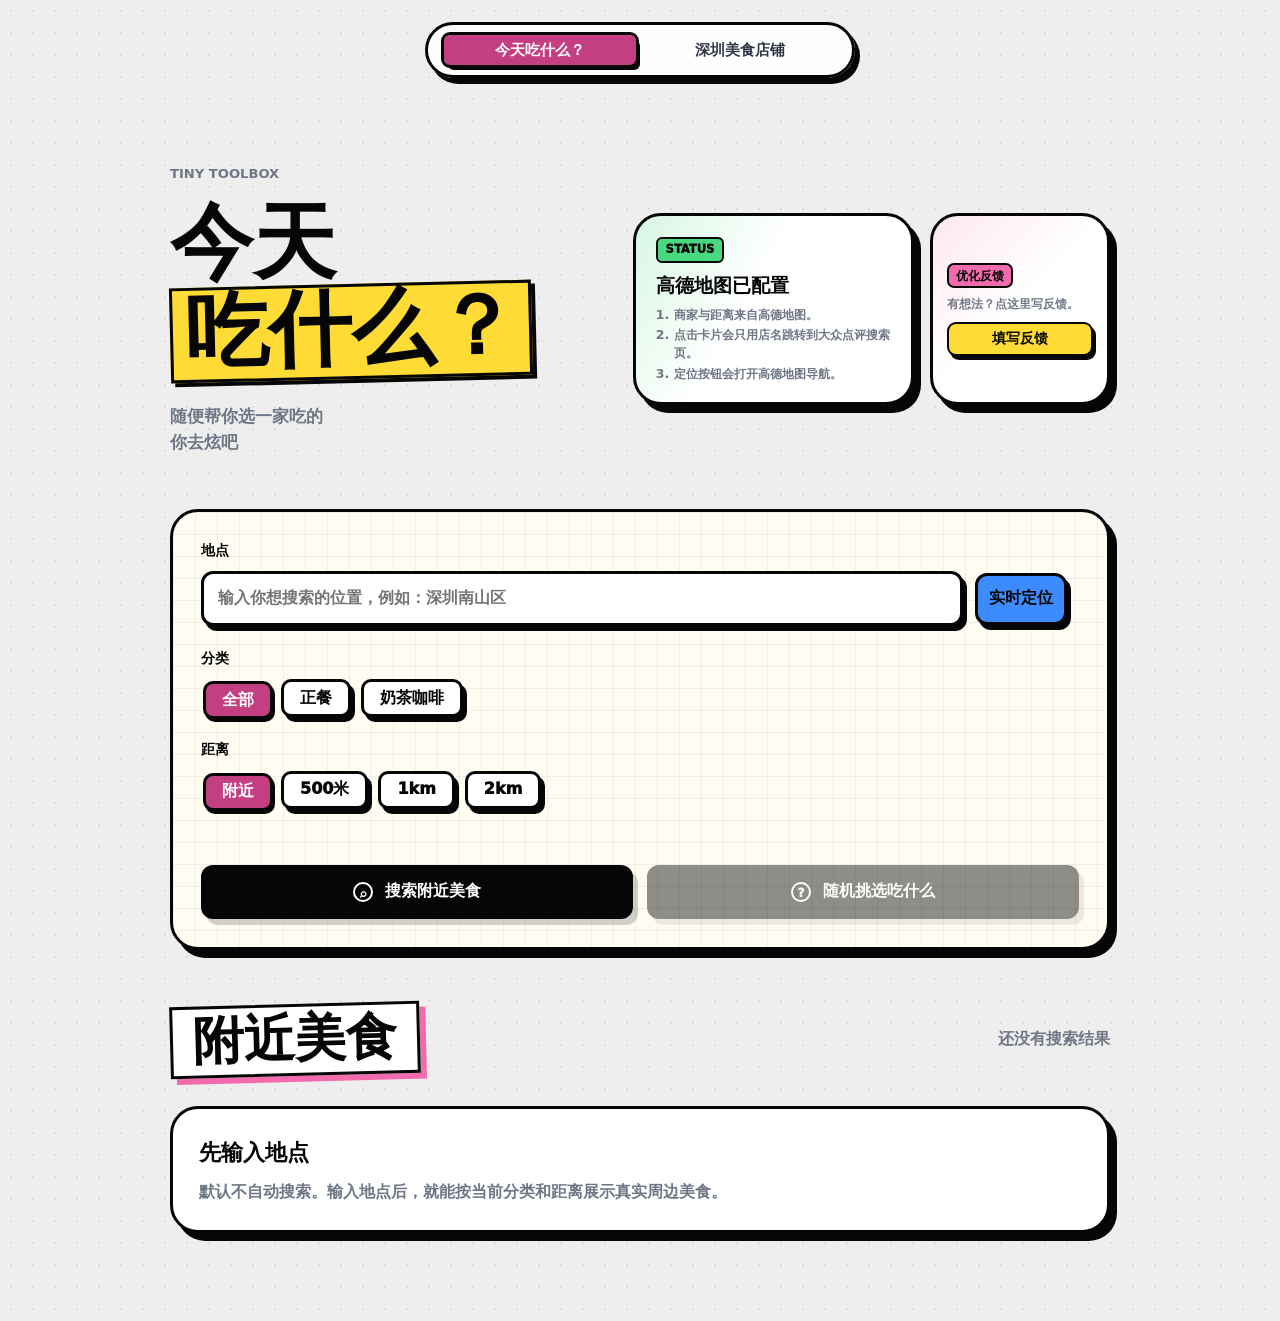
<file: index.html>
<!doctype html>
<html lang="zh-CN">
  <head>
    <meta charset="utf-8" />
    <meta name="viewport" content="width=device-width, initial-scale=1" />
    <title>今天吃什么？ | 挑选随机美食</title>
    <meta
      name="description"
      content="输入地点，根据高德地图随机挑选附近美食。"
    />
    <link rel="stylesheet" href="./styles.css" />
  </head>
  <body>
    <header class="topbar" aria-label="页面导航">
      <nav class="tab-nav">
        <button class="tab-button is-active" type="button" data-tab="tools">今天吃什么？</button>
        <button class="tab-button" type="button" data-tab="shenzhen-food">深圳美食店铺</button>
      </nav>
    </header>

    <main>
      <section class="tab-panel is-active" id="tools" aria-labelledby="tools-title">
        <div class="tools-head shell">
          <div>
            <p class="mini-label">TINY TOOLBOX</p>
            <h1 id="tools-title">
              今天
              <span class="marker marker-yellow tilt-left">吃什么？</span>
            </h1>
            <p class="lead">
              随便帮你选一家吃的
              <br />
              你去炫吧
            </p>
          </div>
          <div class="tools-info-grid">
            <div class="food-status-card">
              <span>STATUS</span>
              <strong>高德地图已配置</strong>
              <ol class="status-note-list">
                <li>商家与距离来自高德地图。</li>
                <li>点击卡片会只用店名跳转到大众点评搜索页。</li>
                <li>定位按钮会打开高德地图导航。</li>
              </ol>
            </div>
            <section class="feedback-card" aria-label="优化反馈">
              <strong>优化反馈</strong>
              <p>有想法？点这里写反馈。</p>
              <a class="feedback-link-button" href="https://docs.qq.com/smartsheet/form/LUlpBnpAPGbc%2FtCTK6c%2FvuwKFj?tab=tCTK6c" target="_blank" rel="noreferrer">
                填写反馈
              </a>
            </section>
          </div>
        </div>

        <section class="food-tool shell" aria-label="随机美食小功能">
          <div class="food-control-panel">
            <label class="food-search-box">
              <span>地点</span>
              <div class="place-input-row">
                <input type="search" data-food-place placeholder="输入你想搜索的位置，例如：深圳南山区" />
                <button class="locate-button locate-search-button" type="button" data-food-resolve hidden>搜索定位</button>
                <button class="locate-button" type="button" data-food-locate>实时定位</button>
              </div>
              <div class="place-suggestion-panel" data-place-suggestions hidden></div>
            </label>

            <div class="food-middle-row">
              <div class="food-filter-stack">
                <div class="filter-group" aria-label="美食分类筛选">
                  <span>分类</span>
                  <div class="segmented-control" data-food-category>
                    <button class="is-selected" type="button" data-value="all">全部</button>
                    <button type="button" data-value="meal">正餐</button>
                    <button type="button" data-value="drink">奶茶咖啡</button>
                  </div>
                </div>

                <div class="filter-group" aria-label="距离筛选">
                  <span>距离</span>
                  <div class="segmented-control distance-control" data-food-distance>
                    <button class="is-selected" type="button" data-value="nearby">附近</button>
                    <button type="button" data-value="500">500米</button>
                    <button type="button" data-value="1000">1km</button>
                    <button type="button" data-value="2000">2km</button>
                  </div>
                </div>
              </div>

            </div>

            <div class="food-actions">
              <button class="comic-button food-search-button" type="button" data-food-search>
                <span class="button-icon">⌕</span>
                <span data-food-search-label>搜索附近美食</span>
              </button>
              <button class="comic-button food-random-button" type="button" data-food-random disabled>
                <span class="button-icon">?</span>
                随机挑选吃什么
              </button>
            </div>
          </div>

          <div class="food-results-head">
            <h2 class="stamp-title">附近美食</h2>
            <p data-food-count>还没有搜索结果</p>
          </div>
          <div class="food-card-grid" data-food-results>
            <article class="food-empty-card">
              <strong>先输入地点</strong>
              <p>默认不自动搜索。输入地点后，就能按当前分类和距离展示真实周边美食。</p>
            </article>
          </div>
        </section>
      </section>

      <section class="tab-panel" id="shenzhen-food" aria-labelledby="shenzhen-food-title">
        <section class="sheet-food-tool shell" aria-label="深圳美食表格推荐">
          <div class="sheet-food-head">
            <div>
              <p class="mini-label">SHENZHEN LIST</p>
              <h1 class="stamp-title" id="shenzhen-food-title">已攻略店铺推荐</h1>
              <ol class="sheet-source-note">
                <li>已攻略店铺是基于深圳美食群群友写的共享文档提供的内容。</li>
                <li>如果想新增已攻略店铺，可以照常写在群公告的表格中，不定时更新内容到网页中。</li>
              </ol>
            </div>
            <button class="comic-button sheet-random-button" type="button" data-sheet-random>
              点我，可以从已攻略中的店铺里随机抽取吃什么
            </button>
          </div>

          <div class="sheet-food-panel">
            <div class="sheet-filter-row" aria-label="深圳区域筛选" data-sheet-districts></div>
            <p class="sheet-food-count" data-sheet-count></p>
            <div class="sheet-food-grid" data-sheet-results></div>
          </div>
        </section>
      </section>
    </main>

    <div class="food-overlay" data-food-overlay hidden>
      <section class="food-pop-card" aria-label="随机美食结果">
        <button class="modal-close-button" type="button" data-overlay-close aria-label="关闭">×</button>
        <span class="contact-badge">PICKED</span>
        <h2>今天就吃这个</h2>
        <div data-food-picked></div>
        <button class="comic-button food-again-button" type="button" data-food-random-again>
          <span class="button-icon">↻</span>
          继续随机
        </button>
        <p>点击卡片外任意位置关闭</p>
      </section>
    </div>

    <div class="food-overlay" data-sheet-overlay hidden>
      <section class="food-pop-card sheet-pop-card" aria-label="随机表格美食结果">
        <button class="modal-close-button" type="button" data-overlay-close aria-label="关闭">×</button>
        <span class="contact-badge">SHEET PICK</span>
        <h2>表格推荐这一家</h2>
        <div data-sheet-picked></div>
        <button class="comic-button food-again-button" type="button" data-sheet-random-again>
          <span class="button-icon">↻</span>
          继续随机
        </button>
        <p>点击卡片外任意位置关闭</p>
      </section>
    </div>

    <div class="floating-food-actions" data-food-float hidden>
      <button class="floating-food-button" type="button" data-food-floating-random disabled>随机选择</button>
      <button class="floating-food-button" type="button" data-food-back-top>返回顶部</button>
    </div>

    <script src="./script.js"></script>
  </body>
</html>
</file>
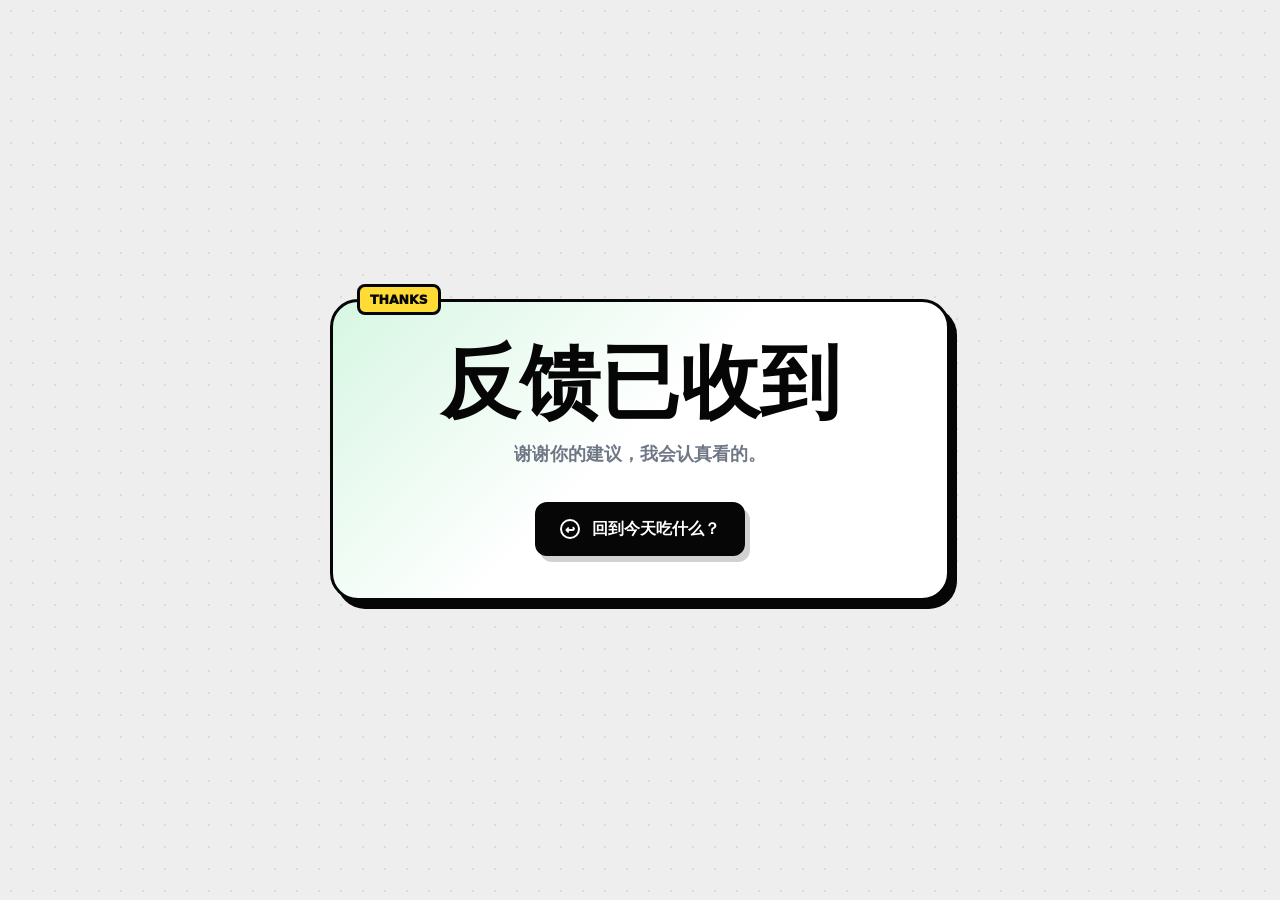
<file: thanks.html>
<!doctype html>
<html lang="zh-CN">
  <head>
    <meta charset="utf-8" />
    <meta name="viewport" content="width=device-width, initial-scale=1" />
    <title>反馈已收到 | 今天吃什么？</title>
    <link rel="stylesheet" href="./styles.css" />
  </head>
  <body>
    <main class="thanks-page shell">
      <section class="thanks-card">
        <span>THANKS</span>
        <h1>反馈已收到</h1>
        <p>谢谢你的建议，我会认真看的。</p>
        <a class="comic-button" href="./index.html">
          <span class="button-icon">↩</span>
          回到今天吃什么？
        </a>
      </section>
    </main>
  </body>
</html>
</file>
<file: styles.css>
:root {
  --paper: #eeeeee;
  --ink: #060606;
  --muted: #6f7786;
  --white: #ffffff;
  --pink: #f46bad;
  --magenta-dark: #c43f82;
  --blue: #3d8cff;
  --green: #48d87f;
  --yellow: #ffdb35;
  --lavender: #d8a8ff;
  --line: 3px solid var(--ink);
  --shadow: 7px 8px 0 var(--ink);
  --soft-shadow: 4px 5px 0 var(--ink);
  --radius: 28px;
}

* {
  box-sizing: border-box;
}

html {
  scroll-behavior: smooth;
}

body {
  min-width: 320px;
  margin: 0;
  color: var(--ink);
  background:
    radial-gradient(circle, rgba(0, 0, 0, 0.08) 1px, transparent 1px) 0 0 / 22px 22px,
    var(--paper);
  font-family:
    Inter, ui-sans-serif, system-ui, -apple-system, BlinkMacSystemFont, "Segoe UI",
    "Microsoft YaHei", sans-serif;
  line-height: 1.55;
}

button,
input {
  font: inherit;
}

button,
a {
  color: inherit;
}

a {
  text-decoration: none;
}

.topbar {
  position: sticky;
  top: 22px;
  z-index: 20;
  display: flex;
  justify-content: center;
  padding: 0 18px;
  pointer-events: none;
}

.tab-nav {
  display: grid;
  grid-template-columns: repeat(2, minmax(126px, 1fr));
  width: min(430px, 100%);
  align-items: center;
  gap: 8px;
  border: var(--line);
  border-radius: 999px;
  padding: 10px 16px;
  background: rgba(255, 255, 255, 0.94);
  box-shadow: 5px 6px 0 var(--ink);
  backdrop-filter: blur(14px);
  pointer-events: auto;
}

.tab-button,
.mail-link {
  display: inline-grid;
  min-height: 30px;
  place-items: center;
  border: 0;
  background: transparent;
  border-radius: 6px;
  color: #2f3744;
  font-size: 0.92rem;
  font-weight: 800;
  cursor: pointer;
  transition:
    background-color 160ms ease,
    color 160ms ease,
    box-shadow 160ms ease,
    transform 160ms ease;
}

.tab-button.is-active {
  color: var(--white);
  outline: 3px solid var(--ink);
  background: var(--magenta-dark);
  box-shadow: var(--soft-shadow);
}

.mail-link {
  border: 0;
  font-size: 0.9rem;
}

.tab-button:hover {
  color: var(--white);
  background: var(--magenta-dark);
  box-shadow: var(--soft-shadow);
}

.tab-button:hover {
  transform: translate(2px, 2px);
  box-shadow: 2px 3px 0 var(--ink);
}

.mail-link:hover {
  color: var(--white);
  background: var(--magenta-dark);
  box-shadow: 2px 3px 0 var(--ink);
  transform: translate(2px, 2px);
}

.contact-overlay {
  position: fixed;
  inset: 0;
  z-index: 100;
  display: grid;
  place-items: center;
  padding: 24px;
  background: rgba(0, 0, 0, 0.75);
  cursor: pointer;
}

.contact-overlay[hidden],
.quest-overlay[hidden],
.food-overlay[hidden] {
  display: none;
}

.quest-overlay,
.food-overlay {
  position: fixed;
  inset: 0;
  z-index: 100;
  display: grid;
  place-items: center;
  padding: 24px;
  background: rgba(0, 0, 0, 0.75);
  cursor: pointer;
}

.contact-pop-card,
.quest-pop-card,
.food-pop-card {
  position: relative;
  width: min(420px, 100%);
  border: var(--line);
  border-radius: 24px;
  padding: 36px 30px 28px;
  background:
    linear-gradient(135deg, rgba(244, 107, 173, 0.18), transparent 42%),
    var(--white);
  box-shadow: var(--shadow);
  text-align: left;
  cursor: default;
}

.contact-pop-card::before,
.quest-pop-card::before,
.food-pop-card::before {
  content: "";
  position: absolute;
  inset: -14px 18px 18px -14px;
  z-index: -1;
  border: var(--line);
  border-radius: 24px;
  background: var(--magenta-dark);
}

.quest-pop-card {
  width: min(760px, calc(100vw - 42px));
  max-height: min(82vh, 760px);
  display: grid;
  grid-template-rows: auto auto minmax(0, 1fr) auto;
}

.food-pop-card {
  width: min(560px, calc(100vw - 42px));
}

.contact-badge {
  position: absolute;
  top: -18px;
  left: 22px;
  border: var(--line);
  border-radius: 8px;
  padding: 3px 10px;
  background: var(--yellow);
  font-size: 0.75rem;
  font-weight: 950;
}

.modal-close-button {
  position: absolute;
  top: 14px;
  right: 14px;
  display: grid;
  width: 34px;
  height: 34px;
  place-items: center;
  border: 2px solid var(--ink);
  border-radius: 50%;
  background: var(--white);
  box-shadow: 3px 4px 0 var(--ink);
  font-size: 1.35rem;
  line-height: 1;
  font-weight: 950;
  cursor: pointer;
  transition:
    transform 160ms ease,
    box-shadow 160ms ease,
    background-color 160ms ease;
}

.modal-close-button:hover {
  color: var(--white);
  background: var(--magenta-dark);
  transform: translate(2px, 2px);
  box-shadow: 1px 2px 0 var(--ink);
}

.contact-pop-card h2,
.quest-pop-card h2,
.food-pop-card h2 {
  margin: 0 0 24px;
  font-size: clamp(2rem, 8vw, 3rem);
  line-height: 1;
}

.quest-pop-card h3 {
  margin: -8px 0 18px;
  color: var(--magenta-dark);
  font-size: clamp(1.2rem, 3vw, 1.6rem);
  line-height: 1.18;
}

.quest-detail-body {
  overflow: auto;
  padding-right: 8px;
}

.quest-detail-body section {
  border: var(--line);
  border-radius: 14px;
  padding: 16px;
  background: #fff8cf;
  box-shadow: var(--soft-shadow);
}

.quest-detail-body section + section {
  margin-top: 16px;
}

.quest-detail-body h4 {
  margin: 0 0 12px;
  font-size: 1.15rem;
}

.quest-detail-body p {
  margin: 9px 0;
  color: #343b47;
  font-weight: 780;
}

.contact-pop-card dl {
  display: grid;
  gap: 14px;
  margin: 0;
}

.contact-pop-card dl div {
  display: grid;
  grid-template-columns: minmax(0, 1fr) auto;
  column-gap: 12px;
  align-items: center;
  border: var(--line);
  border-radius: 14px;
  padding: 12px 14px;
  background: #fff8cf;
  box-shadow: var(--soft-shadow);
}

.contact-pop-card dl div:nth-child(2) {
  background: #ddebff;
}

.contact-pop-card dt {
  grid-column: 1;
  margin-bottom: 4px;
  font-size: 0.78rem;
  font-weight: 950;
}

.contact-pop-card dd {
  grid-column: 1;
  margin: 0;
  font-size: 1.12rem;
  font-weight: 950;
}

.copy-mini-button {
  grid-column: 2;
  grid-row: 1 / span 2;
  display: inline-grid;
  min-width: 50px;
  min-height: 38px;
  align-items: center;
  place-items: center;
  border: var(--line);
  border-radius: 10px;
  color: var(--ink);
  background: var(--white);
  box-shadow: 3px 4px 0 var(--ink);
  font-size: 0.82rem;
  font-weight: 950;
  cursor: pointer;
  transition:
    transform 160ms ease,
    box-shadow 160ms ease,
    background-color 160ms ease;
}

.copy-mini-button:hover {
  color: var(--white);
  background: var(--magenta-dark);
  transform: translate(2px, 2px);
  box-shadow: 1px 2px 0 var(--ink);
}

.contact-pop-card p,
.quest-pop-card > p {
  margin: 22px 0 0;
  color: var(--muted);
  text-align: center;
  font-size: 0.88rem;
  font-weight: 850;
}

.tab-panel {
  display: none;
  padding: 74px 0 88px;
}

.tab-panel.is-active {
  display: block;
}

.shell {
  width: min(940px, calc(100% - 40px));
  margin: 0 auto;
}

.hero-grid,
.about-grid {
  display: grid;
  grid-template-columns: minmax(0, 1.12fr) minmax(270px, 0.88fr);
  gap: clamp(34px, 7vw, 86px);
  align-items: center;
}

.hero-grid {
  min-height: 520px;
}

.mini-label {
  margin: 0 0 18px;
  color: var(--muted);
  font-size: 0.82rem;
  font-weight: 900;
}

h1,
h2,
h3,
p {
  overflow-wrap: anywhere;
}

h1 {
  margin: 0;
  font-size: clamp(3.1rem, 6.5vw, 5.6rem);
  line-height: 0.98;
  letter-spacing: 0;
}

.center-heading h2,
.page-heading h1 {
  font-size: clamp(3rem, 6vw, 5.2rem);
  line-height: 1;
  letter-spacing: 0;
}

.lead {
  max-width: 520px;
  margin: 24px 0 0;
  color: var(--muted);
  font-size: 1.05rem;
  font-weight: 750;
}

.marker {
  display: inline-block;
  border: var(--line);
  padding: 0 12px 4px;
  line-height: 1.02;
  box-shadow: 4px 4px 0 var(--ink);
}

.marker-pink {
  background: var(--pink);
}

.marker-blue {
  color: var(--white);
  background: var(--blue);
}

.marker-green {
  background: var(--green);
}

.marker-yellow {
  background: var(--yellow);
}

.tilt-left {
  transform: rotate(-1.4deg);
}

.tilt-right {
  transform: rotate(1.4deg);
}

.comic-button {
  display: inline-flex;
  min-height: 54px;
  align-items: center;
  justify-content: center;
  gap: 12px;
  margin-top: 34px;
  border: var(--line);
  border-radius: 12px;
  padding: 0 22px;
  color: var(--white);
  background: var(--ink);
  box-shadow: 5px 6px 0 rgba(0, 0, 0, 0.18);
  font-weight: 950;
  cursor: pointer;
  transition:
    transform 160ms ease,
    box-shadow 160ms ease;
}

.comic-button:hover {
  transform: translate(2px, 2px);
  box-shadow: 2px 3px 0 rgba(0, 0, 0, 0.2);
}

.comic-button.small {
  min-height: 44px;
  margin-top: 22px;
  padding: 0 18px;
  color: var(--ink);
  background: var(--white);
  box-shadow: var(--soft-shadow);
}

.button-icon {
  display: grid;
  width: 20px;
  height: 20px;
  place-items: center;
  border: 2px solid currentColor;
  border-radius: 50%;
  font-size: 0.75rem;
}

.avatar-stack {
  position: relative;
  z-index: 1;
  isolation: isolate;
}

.avatar-stack::before {
  content: "";
  position: absolute;
  top: -20px;
  right: 20px;
  bottom: 20px;
  left: -20px;
  z-index: -1;
  border: var(--line);
  border-radius: 36px;
  background: var(--magenta-dark);
}

.avatar-frame {
  position: relative;
  margin: 0;
  border: 0;
  border-radius: 36px;
  padding: 0;
  background: transparent;
  transform: rotate(-2.2deg);
  transition: transform 180ms ease;
}

.avatar-frame::before {
  content: none;
}

.avatar-frame::after {
  content: "";
  position: absolute;
  inset: 0;
  z-index: 2;
  pointer-events: none;
  background: url("data:image/svg+xml,%3Csvg xmlns='http://www.w3.org/2000/svg' viewBox='0 0 100 100' preserveAspectRatio='none'%3E%3Crect x='4' y='4' width='92' height='92' rx='9' ry='9' fill='none' stroke='white' stroke-width='3.6' stroke-dasharray='9 7' stroke-linecap='round'/%3E%3C/svg%3E") center / 100% 100% no-repeat;
}

.avatar-frame:hover {
  transform: rotate(0deg);
}

.avatar-frame img {
  display: block;
  width: 100%;
  aspect-ratio: 1 / 1;
  min-height: 260px;
  border: var(--line);
  border-radius: 36px;
  object-fit: cover;
  object-position: center 18%;
}

.resume-profile-card {
  position: relative;
  z-index: 1;
  width: calc(100% - 20px);
  margin: 18px 20px 0 0;
  border: var(--line);
  border-radius: 16px;
  padding: 16px;
  background: var(--white);
  box-shadow: 5px 6px 0 var(--blue);
}

.resume-profile-card dl {
  display: grid;
  gap: 8px;
  margin: 0;
}

.resume-profile-card div {
  display: grid;
  grid-template-columns: 76px 1fr;
  gap: 10px;
  align-items: center;
}

.resume-profile-card dt {
  display: inline-grid;
  min-height: 28px;
  place-items: center;
  border: 2px solid var(--ink);
  border-radius: 7px;
  background: var(--pink);
  font-size: 0.8rem;
  font-weight: 950;
}

.resume-profile-card dd {
  margin: 0;
  font-size: 0.95rem;
  font-weight: 900;
}

.resume-download {
  width: 100%;
  min-height: 46px;
  margin-top: 14px;
  justify-content: center;
  padding: 0 18px;
}

.feature-section {
  margin-top: 96px;
}

.center-heading {
  text-align: center;
}

.center-heading p,
.page-heading p {
  max-width: 640px;
  margin: 18px auto 0;
  color: var(--muted);
  font-size: 1rem;
  font-weight: 750;
}

.keyword-grid article,
.keyword-grid article {
  border: var(--line);
  border-radius: var(--radius);
  background: var(--white);
  box-shadow: var(--shadow);
}

.tile-icon {
  display: inline-grid;
  width: 48px;
  height: 48px;
  place-items: center;
  border: var(--line);
  border-radius: 10px;
  font-size: 1.25rem;
  box-shadow: 3px 4px 0 var(--ink);
}

.tile-icon.blue {
  background: var(--blue);
}

.tile-icon.pink {
  background: var(--pink);
}

.tile-icon.green {
  background: var(--green);
}

.tile-icon.yellow {
  background: var(--yellow);
}

.stamp-title {
  display: table;
  margin: 0;
  border: var(--line);
  padding: 6px 20px 9px;
  background: var(--white);
  box-shadow: 6px 6px 0 var(--pink);
  font-size: clamp(2rem, 4vw, 3.2rem);
  line-height: 1;
  transform: rotate(-1.5deg);
}

.blue-shadow {
  box-shadow: 5px 6px 0 var(--blue);
}

.pink-shadow {
  box-shadow: 5px 6px 0 var(--pink);
}

.green-shadow {
  box-shadow: 5px 6px 0 var(--green);
}

.yellow-shadow {
  box-shadow: 5px 6px 0 var(--yellow);
}

.about-grid {
  align-items: start;
  padding-top: 18px;
}

.about-text {
  margin-top: 26px;
  color: #596271;
  font-size: 1.04rem;
  font-weight: 760;
}

.id-card {
  transform: rotate(-1.6deg);
  border: var(--line);
  border-radius: 18px;
  overflow: hidden;
  background: var(--white);
  box-shadow: var(--shadow);
}

.id-head {
  display: flex;
  justify-content: space-between;
  border-bottom: var(--line);
  padding: 14px 18px;
  background: var(--green);
  font-size: 1.18rem;
  font-weight: 950;
}

.id-head span:last-child {
  display: grid;
  width: 48px;
  height: 48px;
  place-items: center;
  border: var(--line);
  border-radius: 50%;
  background: var(--pink);
}

.id-body {
  display: grid;
  grid-template-columns: 108px 1fr;
  gap: 16px;
  padding: 18px;
}

.id-body img {
  width: 108px;
  aspect-ratio: 1 / 1;
  border: var(--line);
  border-radius: 12px;
  background: #fff3df;
  object-fit: cover;
  object-position: center 18%;
}

.id-body dl {
  display: grid;
  gap: 8px;
  margin: 0;
}

.id-body dt {
  font-size: 0.68rem;
  font-weight: 950;
}

.id-body dd {
  margin: 0;
  border: var(--line);
  border-radius: 9px;
  padding: 8px 10px;
  background: #fff189;
  font-weight: 950;
}

.id-body dd:nth-of-type(2) {
  background: #ddebff;
}

.id-body dd:nth-of-type(3) {
  background: #ead8ff;
}

.barcode {
  height: 54px;
  margin: 0 18px 18px;
  border: var(--line);
  border-radius: 8px;
  background: repeating-linear-gradient(90deg, var(--ink) 0 3px, transparent 3px 9px);
}

.statement {
  position: relative;
  margin-top: 82px;
  border: var(--line);
  background: #ffe24a;
  box-shadow: var(--shadow);
  padding: 24px 34px;
  text-align: center;
}

.statement span {
  position: absolute;
  top: -18px;
  left: -14px;
  border: 2px solid var(--ink);
  padding: 3px 8px;
  background: var(--white);
  font-size: 0.7rem;
  font-weight: 950;
}

.statement p {
  margin: 0;
  font-size: clamp(1.35rem, 3vw, 2.2rem);
  font-weight: 950;
}

.keyword-grid {
  display: grid;
  grid-template-columns: repeat(3, 1fr);
  gap: 22px;
  margin-top: 42px;
}

.keyword-grid article {
  padding: 26px;
}

.keyword-grid strong {
  font-size: 1.7rem;
}

.keyword-grid p {
  margin: 12px 0 0;
  color: var(--muted);
  font-weight: 760;
}

.tools-head {
  display: grid;
  grid-template-columns: minmax(0, 0.9fr) minmax(360px, 1.1fr);
  gap: clamp(28px, 6vw, 72px);
  align-items: center;
  padding-top: 34px;
}

.tools-head h1 {
  margin: 0;
  font-size: clamp(3.1rem, 6.5vw, 5.4rem);
  line-height: 0.98;
}

.food-status-card,
.feedback-card,
.food-control-panel,
.food-empty-card,
.food-card,
.picked-food-card {
  border: var(--line);
  border-radius: var(--radius);
  background: var(--white);
  box-shadow: var(--shadow);
}

.food-status-card {
  padding: 20px;
  background:
    linear-gradient(120deg, rgba(72, 216, 127, 0.22), transparent 42%),
    var(--white);
}

.tools-info-grid {
  display: grid;
  grid-template-columns: minmax(0, 1.22fr) minmax(160px, 0.78fr);
  gap: 16px;
  align-items: stretch;
}

.food-status-card span {
  display: inline-block;
  border: 2px solid var(--ink);
  border-radius: 6px;
  padding: 2px 8px;
  background: var(--green);
  font-size: 0.72rem;
  font-weight: 950;
}

.food-status-card strong {
  display: block;
  margin-top: 12px;
  font-size: 1.18rem;
  line-height: 1.08;
}

.food-status-card p {
  margin: 12px 0 0;
  color: var(--muted);
  font-weight: 780;
}

.status-note-list {
  display: grid;
  gap: 3px;
  margin: 10px 0 0;
  padding-left: 18px;
  color: var(--muted);
  font-size: 0.78rem;
  font-weight: 780;
  line-height: 1.42;
}

.food-tool {
  margin-top: 54px;
}

.food-control-panel {
  display: grid;
  gap: 22px;
  padding: 28px;
  background:
    linear-gradient(rgba(0, 0, 0, 0.055) 1px, transparent 1px) 0 0 / 22px 22px,
    linear-gradient(90deg, rgba(0, 0, 0, 0.055) 1px, transparent 1px) 0 0 / 22px 22px,
    #fffdf2;
}

.food-search-box,
.filter-group {
  display: grid;
  gap: 10px;
}

.food-middle-row {
  display: grid;
  gap: 22px;
}

.food-filter-stack {
  display: grid;
  gap: 22px;
}

.food-search-box span,
.filter-group > span {
  font-size: 0.86rem;
  font-weight: 950;
}

.food-search-box input {
  width: 100%;
  border: var(--line);
  border-radius: 12px;
  padding: 12px 14px;
  background: var(--white);
  box-shadow: var(--soft-shadow);
  outline: 0;
  font-weight: 850;
}

.place-input-row {
  display: grid;
  grid-template-columns: minmax(0, 1fr) auto auto;
  gap: 12px;
  align-items: center;
}

.place-suggestion-panel {
  display: grid;
  gap: 8px;
  margin-top: 6px;
}

.place-suggestion-panel[hidden] {
  display: none;
}

.place-suggestion-item,
.place-suggestion-empty {
  border: 2px solid var(--ink);
  border-radius: 12px;
  background: var(--white);
  box-shadow: 3px 4px 0 var(--ink);
}

.place-suggestion-item {
  display: grid;
  grid-template-columns: minmax(0, 1fr) auto;
  gap: 12px;
  align-items: center;
  padding: 9px 12px;
  color: var(--ink);
  text-align: left;
  cursor: pointer;
  transition:
    background-color 160ms ease,
    color 160ms ease,
    transform 160ms ease,
    box-shadow 160ms ease;
}

.place-suggestion-item:hover {
  color: var(--white);
  background: var(--magenta-dark);
  transform: translate(2px, 2px);
  box-shadow: 1px 2px 0 var(--ink);
}

.place-suggestion-item span {
  display: grid;
  gap: 3px;
}

.place-suggestion-item strong {
  overflow: hidden;
  font-size: 0.9rem;
  font-weight: 950;
  text-overflow: ellipsis;
  white-space: nowrap;
}

.place-suggestion-item small {
  overflow: hidden;
  color: var(--muted);
  font-size: 0.72rem;
  font-weight: 820;
  text-overflow: ellipsis;
  white-space: nowrap;
}

.place-suggestion-item:hover small {
  color: rgba(255, 255, 255, 0.84);
}

.place-suggestion-item em {
  border: 2px solid var(--ink);
  border-radius: 999px;
  padding: 2px 8px;
  background: #fff8cf;
  color: var(--ink);
  font-size: 0.72rem;
  font-style: normal;
  font-weight: 950;
  white-space: nowrap;
}

.place-suggestion-empty {
  padding: 10px 12px;
  color: var(--muted);
  font-size: 0.82rem;
  font-weight: 850;
}

.locate-button {
  min-width: 92px;
  min-height: 52px;
  border: var(--line);
  border-radius: 12px;
  background: var(--blue);
  box-shadow: var(--soft-shadow);
  color: var(--ink);
  font-weight: 950;
  cursor: pointer;
  transition:
    background-color 160ms ease,
    color 160ms ease,
    transform 160ms ease,
    box-shadow 160ms ease;
}

.locate-button:hover {
  color: var(--white);
  background: var(--magenta-dark);
  box-shadow: 2px 3px 0 var(--ink);
  transform: translate(2px, 2px);
}

.locate-button:disabled {
  opacity: 0.55;
  cursor: not-allowed;
}

.locate-search-button {
  background: var(--yellow);
}

.feedback-card {
  display: grid;
  align-content: center;
  gap: 8px;
  padding: 14px;
  background:
    linear-gradient(135deg, rgba(244, 107, 173, 0.16), transparent 48%),
    var(--white);
}

.feedback-card strong {
  display: inline-block;
  width: max-content;
  border: 2px solid var(--ink);
  border-radius: 7px;
  padding: 1px 7px;
  background: var(--pink);
  font-size: 0.78rem;
  font-weight: 950;
}

.feedback-card p span {
  font-size: 0.72rem;
  font-weight: 950;
}

.feedback-link-button {
  display: inline-grid;
  min-height: 34px;
  place-items: center;
  border: 2px solid var(--ink);
  border-radius: 9px;
  padding: 0 12px;
  background: var(--yellow);
  box-shadow: 3px 4px 0 var(--ink);
  font-size: 0.86rem;
  font-weight: 950;
  text-align: center;
  cursor: pointer;
  transition:
    transform 160ms ease,
    box-shadow 160ms ease,
    background-color 160ms ease;
}

.feedback-link-button:hover {
  color: var(--white);
  background: var(--magenta-dark);
  transform: translate(2px, 2px);
  box-shadow: 1px 2px 0 var(--ink);
}

.feedback-card p {
  margin: 0;
  color: var(--muted);
  font-size: 0.72rem;
  font-weight: 850;
}

.hidden-field {
  display: none;
}

.segmented-control {
  display: flex;
  flex-wrap: wrap;
  gap: 10px;
}

.segmented-control button {
  min-height: 38px;
  border: var(--line);
  border-radius: 10px;
  padding: 0 16px;
  background: var(--white);
  box-shadow: var(--soft-shadow);
  font-weight: 950;
  cursor: pointer;
  transition:
    background-color 160ms ease,
    color 160ms ease,
    transform 160ms ease,
    box-shadow 160ms ease;
}

.segmented-control button:hover,
.segmented-control button.is-selected {
  color: var(--white);
  background: var(--magenta-dark);
  box-shadow: 2px 3px 0 var(--ink);
  transform: translate(2px, 2px);
}

.food-actions {
  display: grid;
  grid-template-columns: repeat(2, minmax(0, 1fr));
  gap: 14px;
}

.food-search-button,
.food-random-button {
  justify-content: center;
}

.food-random-button:disabled {
  opacity: 0.45;
  cursor: not-allowed;
  transform: none;
}

.food-results-head {
  display: flex;
  align-items: center;
  justify-content: space-between;
  gap: 22px;
  margin-top: 54px;
}

.food-results-head p {
  margin: 0;
  color: var(--muted);
  font-weight: 850;
}

.food-card-grid {
  display: grid;
  grid-template-columns: repeat(auto-fit, minmax(250px, 1fr));
  gap: 22px;
  margin-top: 30px;
}

.food-empty-card {
  grid-column: 1 / -1;
  padding: 26px;
}

.food-empty-card strong {
  font-size: 1.4rem;
}

.food-empty-card p {
  margin: 10px 0 0;
  color: var(--muted);
  font-weight: 780;
}

.food-card,
.picked-food-card {
  overflow: hidden;
}

.food-card img,
.picked-food-card img {
  display: block;
  width: 100%;
  aspect-ratio: 4 / 3;
  object-fit: cover;
  border-bottom: var(--line);
  background: #ddebff;
}

.food-card-content,
.picked-food-card-content {
  padding: 18px;
}

.food-card h3,
.picked-food-card h3 {
  margin: 0 0 8px;
  font-size: 1.35rem;
  line-height: 1.08;
}

.food-card p,
.picked-food-card p {
  margin: 8px 0;
  color: #343b47;
  font-weight: 780;
}

.food-meta {
  display: flex;
  flex-wrap: wrap;
  gap: 8px;
  margin-top: 12px;
}

.food-meta span {
  border: 2px solid var(--ink);
  border-radius: 999px;
  padding: 2px 9px;
  background: #fff8cf;
  font-size: 0.78rem;
  font-weight: 950;
}

.food-card a,
.picked-food-card a {
  display: inline-grid;
  min-height: 38px;
  place-items: center;
  border: var(--line);
  border-radius: 10px;
  padding: 0 14px;
  background: var(--yellow);
  box-shadow: var(--soft-shadow);
  font-weight: 950;
}

.food-link-row {
  display: flex;
  flex-wrap: wrap;
  gap: 10px;
  margin-top: 14px;
}

.food-link-row a:nth-child(2) {
  background: var(--blue);
}

.sheet-food-tool {
  margin-top: 64px;
}

.sheet-food-head {
  display: flex;
  flex-direction: column;
  align-items: center;
  justify-content: center;
  gap: 22px;
  text-align: center;
}

.sheet-food-head .stamp-title {
  margin: 4px 0 0;
}

.sheet-source-note {
  width: min(620px, 100%);
  margin: 18px auto 0;
  border: 3px solid var(--ink);
  border-radius: 14px;
  padding: 14px 16px;
  color: var(--muted);
  background: #fffaf0;
  box-shadow: 5px 6px 0 var(--pink);
  list-style-position: inside;
  text-align: left;
  font-size: 0.96rem;
  font-weight: 850;
}

.sheet-source-note li + li {
  margin-top: 8px;
}

.sheet-random-button {
  width: min(430px, 100%);
  min-height: 58px;
  justify-content: center;
  border-radius: 16px;
  background: #ff982f;
  color: var(--ink);
  box-shadow: 7px 8px 0 var(--ink);
  transform: rotate(-1deg);
}

.sheet-random-button:hover {
  background: #ff7f1f;
  color: var(--white);
  transform: translate(3px, 3px) rotate(0deg);
  box-shadow: 3px 4px 0 var(--ink);
}

.sheet-random-button:active {
  transform: translate(6px, 7px) rotate(0deg);
  box-shadow: 1px 1px 0 var(--ink);
}

.sheet-food-panel {
  margin-top: 24px;
  border: var(--line);
  border-radius: var(--radius);
  padding: 24px;
  background:
    linear-gradient(rgba(0, 0, 0, 0.055) 1px, transparent 1px) 0 0 / 22px 22px,
    linear-gradient(90deg, rgba(0, 0, 0, 0.055) 1px, transparent 1px) 0 0 / 22px 22px,
    #fffdf2;
  box-shadow: var(--shadow);
}

.sheet-filter-row {
  display: flex;
  flex-wrap: wrap;
  gap: 10px;
}

.sheet-filter-row button {
  min-height: 38px;
  border: var(--line);
  border-radius: 10px;
  padding: 0 14px;
  background: var(--white);
  box-shadow: var(--soft-shadow);
  font-weight: 950;
  cursor: pointer;
  transition:
    background-color 160ms ease,
    color 160ms ease,
    transform 160ms ease,
    box-shadow 160ms ease;
}

.sheet-filter-row button.is-selected,
.sheet-filter-row button:hover {
  color: var(--white);
  background: var(--magenta-dark);
}

.sheet-filter-row button:hover {
  transform: translate(2px, 2px);
  box-shadow: 2px 3px 0 var(--ink);
}

.sheet-food-count {
  margin: 18px 0 0;
  color: var(--muted);
  font-weight: 850;
}

.sheet-food-grid {
  display: grid;
  grid-template-columns: repeat(auto-fit, minmax(240px, 1fr));
  gap: 18px;
  margin-top: 20px;
}

.sheet-food-card {
  display: grid;
  gap: 12px;
  border: var(--line);
  border-radius: 18px;
  padding: 16px;
  background: var(--white);
  box-shadow: var(--soft-shadow);
}

.sheet-card-top {
  display: flex;
  align-items: center;
  justify-content: space-between;
  gap: 10px;
}

.sheet-card-top span,
.sheet-card-top strong {
  border: 2px solid var(--ink);
  border-radius: 999px;
  padding: 2px 9px;
  font-size: 0.76rem;
  font-weight: 950;
}

.sheet-card-top span {
  background: var(--pink);
}

.sheet-card-top strong {
  background: #fff8cf;
}

.sheet-food-card h3 {
  margin: 0;
  font-size: 1.28rem;
  line-height: 1.12;
}

.sheet-food-card dl {
  display: grid;
  gap: 9px;
  margin: 0;
}

.sheet-food-card dl div {
  display: grid;
  gap: 3px;
}

.sheet-food-card dt {
  color: var(--muted);
  font-size: 0.76rem;
  font-weight: 950;
}

.sheet-food-card dd {
  margin: 0;
  color: #343b47;
  font-weight: 820;
}

.sheet-link-row {
  display: flex;
  flex-wrap: wrap;
  gap: 10px;
  margin-top: 2px;
}

.sheet-link-row a {
  flex: 1 1 118px;
  display: inline-grid;
  min-height: 38px;
  place-items: center;
  border: var(--line);
  border-radius: 10px;
  padding: 0 12px;
  color: var(--ink);
  background: var(--yellow);
  box-shadow: var(--soft-shadow);
  font-size: 0.9rem;
  font-weight: 950;
  transition:
    transform 160ms ease,
    box-shadow 160ms ease,
    background-color 160ms ease;
}

.sheet-link-row a:nth-child(2) {
  background: var(--blue);
}

.sheet-link-row a:hover {
  transform: translate(2px, 2px);
  box-shadow: 2px 3px 0 var(--ink);
}

.sheet-avoid-card {
  background: #fff1f1;
}

.sheet-avoid-card .sheet-card-top span,
.sheet-avoid-card .sheet-card-top strong {
  color: var(--white);
  background: #d93a3a;
}

.picked-sheet-food-card {
  box-shadow: none;
}

.floating-food-actions {
  position: fixed;
  right: max(18px, calc((100vw - 940px) / 2 - 76px));
  bottom: 28px;
  z-index: 60;
  display: grid;
  gap: 12px;
}

.floating-food-actions[hidden] {
  display: none;
}

.floating-food-button {
  width: 78px;
  height: 78px;
  display: grid;
  place-items: center;
  border: var(--line);
  border-radius: 14px;
  padding: 7px;
  background: var(--magenta-dark);
  color: var(--white);
  box-shadow: var(--soft-shadow);
  font-size: 0.84rem;
  font-weight: 950;
  line-height: 1.08;
  cursor: pointer;
  transition:
    transform 160ms ease,
    box-shadow 160ms ease,
    background-color 160ms ease;
}

.floating-food-button:nth-child(2) {
  background: var(--yellow);
  color: var(--ink);
}

.floating-food-button:hover {
  transform: translate(2px, 2px);
  box-shadow: 2px 3px 0 var(--ink);
}

.floating-food-button:disabled {
  opacity: 0.45;
  cursor: not-allowed;
  transform: none;
}

.food-again-button {
  width: 100%;
  justify-content: center;
  margin-top: 18px;
}

.page-heading {
  padding-top: 26px;
  text-align: center;
}

.resume-heading {
  margin-top: 96px;
}

.thanks-page {
  min-height: 100vh;
  display: grid;
  place-items: center;
  padding: 60px 0;
}

.thanks-card {
  position: relative;
  width: min(620px, 100%);
  border: var(--line);
  border-radius: 28px;
  padding: 42px 34px;
  background:
    linear-gradient(135deg, rgba(72, 216, 127, 0.22), transparent 48%),
    var(--white);
  box-shadow: var(--shadow);
  text-align: center;
}

.thanks-card > span {
  position: absolute;
  top: -18px;
  left: 24px;
  border: var(--line);
  border-radius: 8px;
  padding: 3px 10px;
  background: var(--yellow);
  font-size: 0.78rem;
  font-weight: 950;
}

.thanks-card h1 {
  font-size: clamp(2.8rem, 8vw, 5rem);
}

.thanks-card p {
  margin: 18px 0 0;
  color: var(--muted);
  font-size: 1.12rem;
  font-weight: 850;
}

.resume-board {
  position: relative;
  display: grid;
  grid-template-columns: minmax(0, 1fr);
  grid-template-rows: auto auto repeat(4, auto) auto repeat(3, auto);
  row-gap: 32px;
  margin-top: 54px;
  border: var(--line);
  border-radius: 28px;
  overflow: hidden;
  padding: 48px 42px 58px;
  background:
    linear-gradient(rgba(0, 0, 0, 0.06) 1px, transparent 1px) 0 0 / 24px 24px,
    linear-gradient(90deg, rgba(0, 0, 0, 0.06) 1px, transparent 1px) 0 0 / 24px 24px,
    #fbfbfb;
  box-shadow: var(--shadow);
}

.board-title {
  position: relative;
  z-index: 2;
  isolation: isolate;
  justify-self: center;
  border: var(--line);
  padding: 5px 22px 8px;
  background: var(--white);
  box-shadow: 5px 5px 0 var(--pink);
  font-size: 1.9rem;
  font-weight: 950;
}

.main-task {
  grid-column: 1 / -1;
  grid-row: 1;
  justify-self: center;
}

.main-task::before {
  content: none;
}

.main-task::after {
  content: none;
}

.task-tip {
  grid-column: 1;
  grid-row: 2;
  position: relative;
  justify-self: center;
  margin: -8px 0 4px;
  border: var(--line);
  border-radius: 10px;
  padding: 9px 22px 11px;
  background: #fff08a;
  box-shadow: 5px 5px 0 var(--blue);
  color: var(--ink);
  font-size: 0.92rem;
  font-weight: 950;
}

.task-tip::after {
  content: "";
  position: absolute;
  left: 50%;
  bottom: -22px;
  width: 0;
  height: 0;
  border-left: 11px solid transparent;
  border-right: 11px solid transparent;
  border-top: 16px solid var(--magenta-dark);
  filter: drop-shadow(0 3px 0 var(--ink));
  transform: translateX(-50%);
  animation: arrowFloat 900ms ease-in-out infinite alternate;
}

@keyframes arrowFloat {
  from {
    transform: translate(-50%, 0);
  }

  to {
    transform: translate(-50%, 7px);
  }
}

.side-task-title {
  grid-column: 1 / -1;
  grid-row: 7;
  justify-self: center;
  margin-top: 24px;
  box-shadow: 5px 5px 0 var(--green);
}

.quest {
  position: relative;
  z-index: 2;
  display: grid;
  grid-template-columns: 44px 1fr;
  gap: 14px;
  width: 100%;
  min-height: 86px;
  align-items: center;
  border: var(--line);
  border-radius: 12px;
  padding: 14px;
  color: var(--ink);
  background: var(--white);
  text-align: left;
  cursor: pointer;
  transition:
    background-color 160ms ease,
    color 160ms ease,
    box-shadow 160ms ease,
    transform 160ms ease;
}

.quest:hover {
  color: var(--white);
  background: var(--magenta-dark);
  transform: translate(2px, 2px);
  box-shadow: 2px 3px 0 var(--ink);
}

.quest:hover p {
  color: rgba(255, 255, 255, 0.9);
}

.quest-static {
  cursor: default;
}

.quest-static:hover {
  color: var(--ink);
  background: var(--white);
  transform: none;
}

.quest-static.blue-shadow:hover {
  box-shadow: 5px 6px 0 var(--blue);
}

.quest-static.green-shadow:hover {
  box-shadow: 5px 6px 0 var(--green);
}

.quest-static:hover p {
  color: inherit;
}

.quest .tile-icon {
  width: 42px;
  height: 42px;
  font-size: 1rem;
}

.quest strong {
  display: block;
  font-size: 1rem;
}

.quest small {
  background: var(--ink);
  color: var(--white);
  padding: 1px 5px;
  border-radius: 4px;
}

.quest p {
  margin: 4px 0 0;
  font-size: 0.9rem;
  font-weight: 800;
}

.quest-left {
  grid-column: 1;
  justify-self: center;
  max-width: 640px;
}

.quest:nth-of-type(1) {
  grid-row: 3;
}

.quest:nth-of-type(2) {
  grid-row: 4;
}

.quest:nth-of-type(3) {
  grid-row: 5;
}

.quest:nth-of-type(4) {
  grid-row: 6;
}

.side-quest:nth-of-type(5) {
  grid-row: 8;
}

.side-quest:nth-of-type(6) {
  grid-row: 9;
}

.side-quest:nth-of-type(7) {
  grid-row: 10;
}

@media (max-width: 900px) {
  .hero-grid,
  .about-grid,
  .tools-head {
    grid-template-columns: 1fr;
  }

  .tools-info-grid {
    grid-template-columns: minmax(0, 1.25fr) minmax(138px, 0.75fr);
    gap: 12px;
  }

  .avatar-stack,
  .avatar-frame,
  .resume-profile-card,
  .id-card {
    max-width: 420px;
    justify-self: center;
  }

  .keyword-grid {
    grid-template-columns: 1fr;
  }

  .food-actions {
    grid-template-columns: 1fr;
  }

  .food-middle-row {
    grid-template-columns: 1fr;
    align-items: stretch;
  }

  .resume-board {
    grid-template-columns: minmax(0, 1fr);
    grid-template-rows: none;
    gap: 22px 18px;
    min-height: auto;
    padding: 34px 22px 34px;
  }

  .board-title {
    grid-column: 1;
    grid-row: auto;
    justify-self: center;
    font-size: 1.45rem;
  }

  .main-task {
    grid-column: 1 / -1;
    justify-self: center;
  }

  .side-task-title {
    grid-column: 1 / -1;
    justify-self: center;
  }

  .task-tip {
    grid-column: 1 / -1;
    grid-row: auto;
    justify-self: center;
  }

  .quest,
  .quest-left,
  .quest:nth-of-type(n) {
    grid-column: 1;
    grid-row: auto;
    justify-self: center;
    position: relative;
    top: auto;
    left: auto;
    right: auto;
    width: 100%;
    max-width: 640px;
    margin: 0;
  }

}

@media (max-width: 620px) {
  .topbar {
    top: 10px;
    padding: 0 10px;
  }

  .tab-nav {
    grid-template-columns: repeat(2, minmax(0, 1fr));
    border-radius: 18px;
    gap: 8px;
  }

  .tab-panel {
    padding-top: 54px;
  }

  .shell {
    width: min(100% - 28px, 940px);
  }

  h1,
  .center-heading h2,
  .page-heading h1,
  .tools-head h1 {
    font-size: clamp(2.45rem, 13vw, 4.1rem);
  }

  .tools-head {
    padding-top: 32px;
  }

  .tools-info-grid {
    grid-template-columns: minmax(0, 1.15fr) minmax(124px, 0.85fr);
  }

  .food-control-panel,
  .food-status-card {
    padding: 22px;
  }

  .tools-info-grid .food-status-card,
  .tools-info-grid .feedback-card {
    padding: 14px;
    border-radius: 18px;
  }

  .food-status-card strong {
    margin-top: 9px;
    font-size: 1.05rem;
  }

  .status-note-list {
    gap: 2px;
    margin-top: 8px;
    font-size: 0.72rem;
    line-height: 1.35;
  }

  .feedback-card strong {
    font-size: 0.72rem;
  }

  .feedback-card p {
    font-size: 0.68rem;
  }

  .feedback-link-button {
    min-height: 32px;
    padding: 0 8px;
    font-size: 0.78rem;
  }

  .segmented-control button {
    flex: 1 1 calc(50% - 10px);
    padding: 0 10px;
  }

  .place-input-row {
    grid-template-columns: minmax(0, 1fr) auto;
  }

  .place-input-row input {
    grid-column: 1 / -1;
  }

  .place-input-row .locate-search-button:not([hidden]) {
    grid-column: 2;
    grid-row: 1;
  }

  .place-input-row:has(.locate-search-button:not([hidden])) input {
    grid-column: 1;
  }

  .place-input-row .locate-button:not(.locate-search-button) {
    grid-column: 1 / -1;
  }

  .place-suggestion-panel {
    gap: 7px;
  }

  .place-suggestion-item {
    padding: 8px 9px;
    gap: 8px;
  }

  .place-suggestion-item strong {
    font-size: 0.82rem;
  }

  .place-suggestion-item small,
  .place-suggestion-item em {
    font-size: 0.66rem;
  }

  .food-results-head {
    display: grid;
  }

  .food-card-grid {
    grid-template-columns: repeat(2, minmax(0, 1fr));
    gap: 12px;
    margin-top: 18px;
  }

  .food-card,
  .picked-food-card {
    border-radius: 16px;
  }

  .food-card img {
    aspect-ratio: 4 / 2.35;
  }

  .food-card-content {
    padding: 10px;
  }

  .food-card h3 {
    margin-bottom: 5px;
    font-size: 0.94rem;
    line-height: 1.12;
    display: -webkit-box;
    -webkit-line-clamp: 2;
    -webkit-box-orient: vertical;
    overflow: hidden;
  }

  .food-card p {
    display: -webkit-box;
    margin: 5px 0;
    min-height: 2.7em;
    overflow: hidden;
    color: #343b47;
    font-size: 0.72rem;
    line-height: 1.35;
    -webkit-line-clamp: 2;
    -webkit-box-orient: vertical;
  }

  .food-meta {
    gap: 5px;
    margin-top: 7px;
  }

  .food-meta span {
    padding: 1px 6px;
    font-size: 0.64rem;
  }

  .food-link-row {
    gap: 6px;
    margin-top: 8px;
  }

  .food-card a {
    flex: 1 1 100%;
    min-height: 30px;
    border-radius: 8px;
    padding: 0 5px;
    font-size: 0.68rem;
    line-height: 1.05;
    text-align: center;
  }

  .food-empty-card {
    grid-column: 1 / -1;
  }

  .sheet-food-tool {
    margin-top: 44px;
  }

  .sheet-food-head {
    display: flex;
    align-items: center;
  }

  .sheet-random-button {
    min-width: 0;
    width: 100%;
  }

  .sheet-food-panel {
    padding: 18px;
  }

  .sheet-filter-row button {
    flex: 1 1 calc(33.333% - 10px);
    padding: 0 8px;
  }

  .sheet-food-grid {
    grid-template-columns: repeat(2, minmax(0, 1fr));
    gap: 12px;
  }

  .sheet-food-card {
    gap: 8px;
    border-radius: 15px;
    padding: 10px;
  }

  .sheet-card-top span,
  .sheet-card-top strong {
    padding: 1px 6px;
    font-size: 0.64rem;
  }

  .sheet-food-card h3 {
    font-size: 0.94rem;
  }

  .sheet-food-card dl {
    gap: 6px;
  }

  .sheet-food-card dt {
    font-size: 0.64rem;
  }

  .sheet-food-card dd {
    display: -webkit-box;
    overflow: hidden;
    font-size: 0.72rem;
    line-height: 1.35;
    -webkit-line-clamp: 2;
    -webkit-box-orient: vertical;
  }

  .floating-food-actions {
    right: 14px;
    bottom: 16px;
  }

  .floating-food-button {
    width: 76px;
    height: 76px;
  }

  .hero-grid {
    min-height: auto;
    padding-top: 32px;
  }

  .marker {
    padding: 0 8px 3px;
    box-shadow: 3px 3px 0 var(--ink);
  }

  .comic-button {
    width: 100%;
  }

  .resume-profile-card {
    width: 100%;
    margin-right: 0;
  }

  .resume-profile-card div {
    grid-template-columns: 70px 1fr;
  }

  .id-body {
    grid-template-columns: 1fr;
  }

  .id-body img {
    width: 134px;
  }

  .statement {
    padding: 24px 18px;
  }

  .resume-board {
    border-radius: 18px;
  }

  .board-title {
    display: inline-block;
    margin: 0 8px 14px 0;
  }

}

@media (prefers-reduced-motion: reduce) {
  *,
  *::before,
  *::after {
    scroll-behavior: auto !important;
    animation-duration: 0.001ms !important;
    transition-duration: 0.001ms !important;
  }
}
</file>
